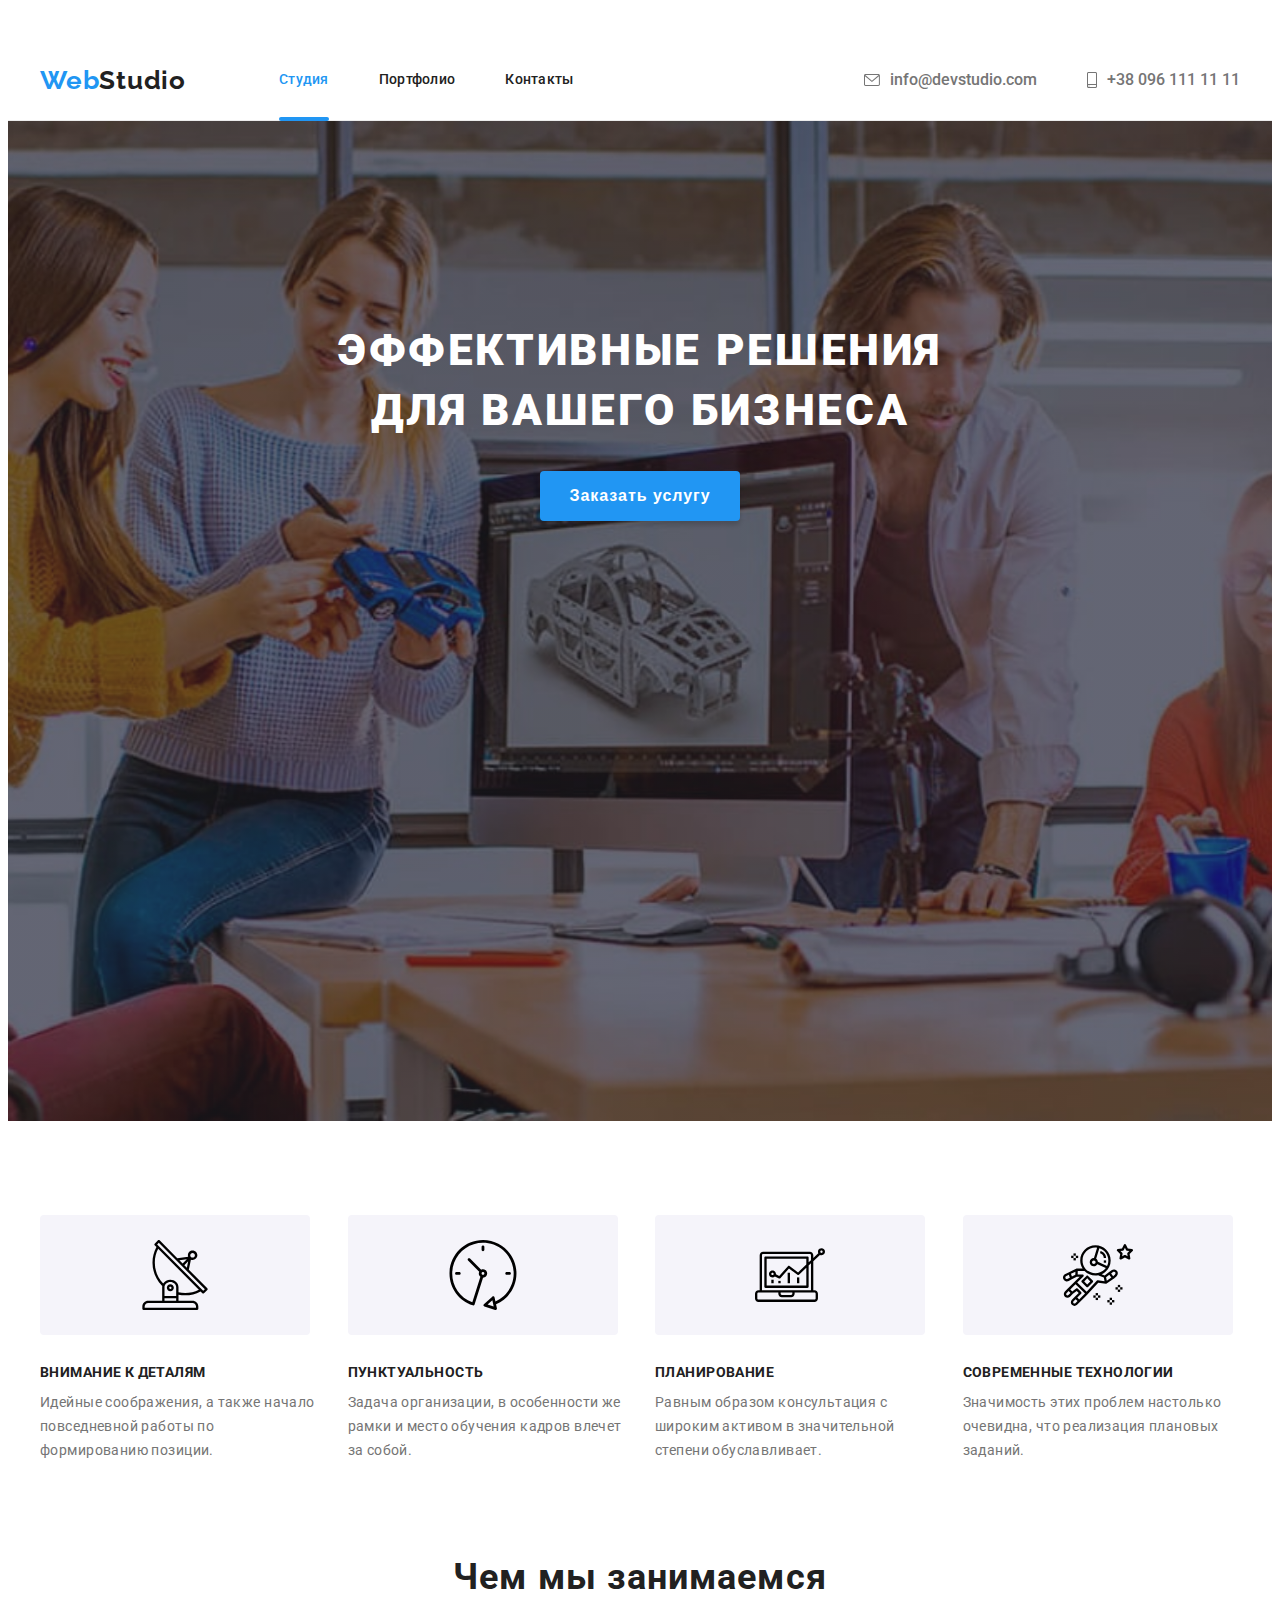
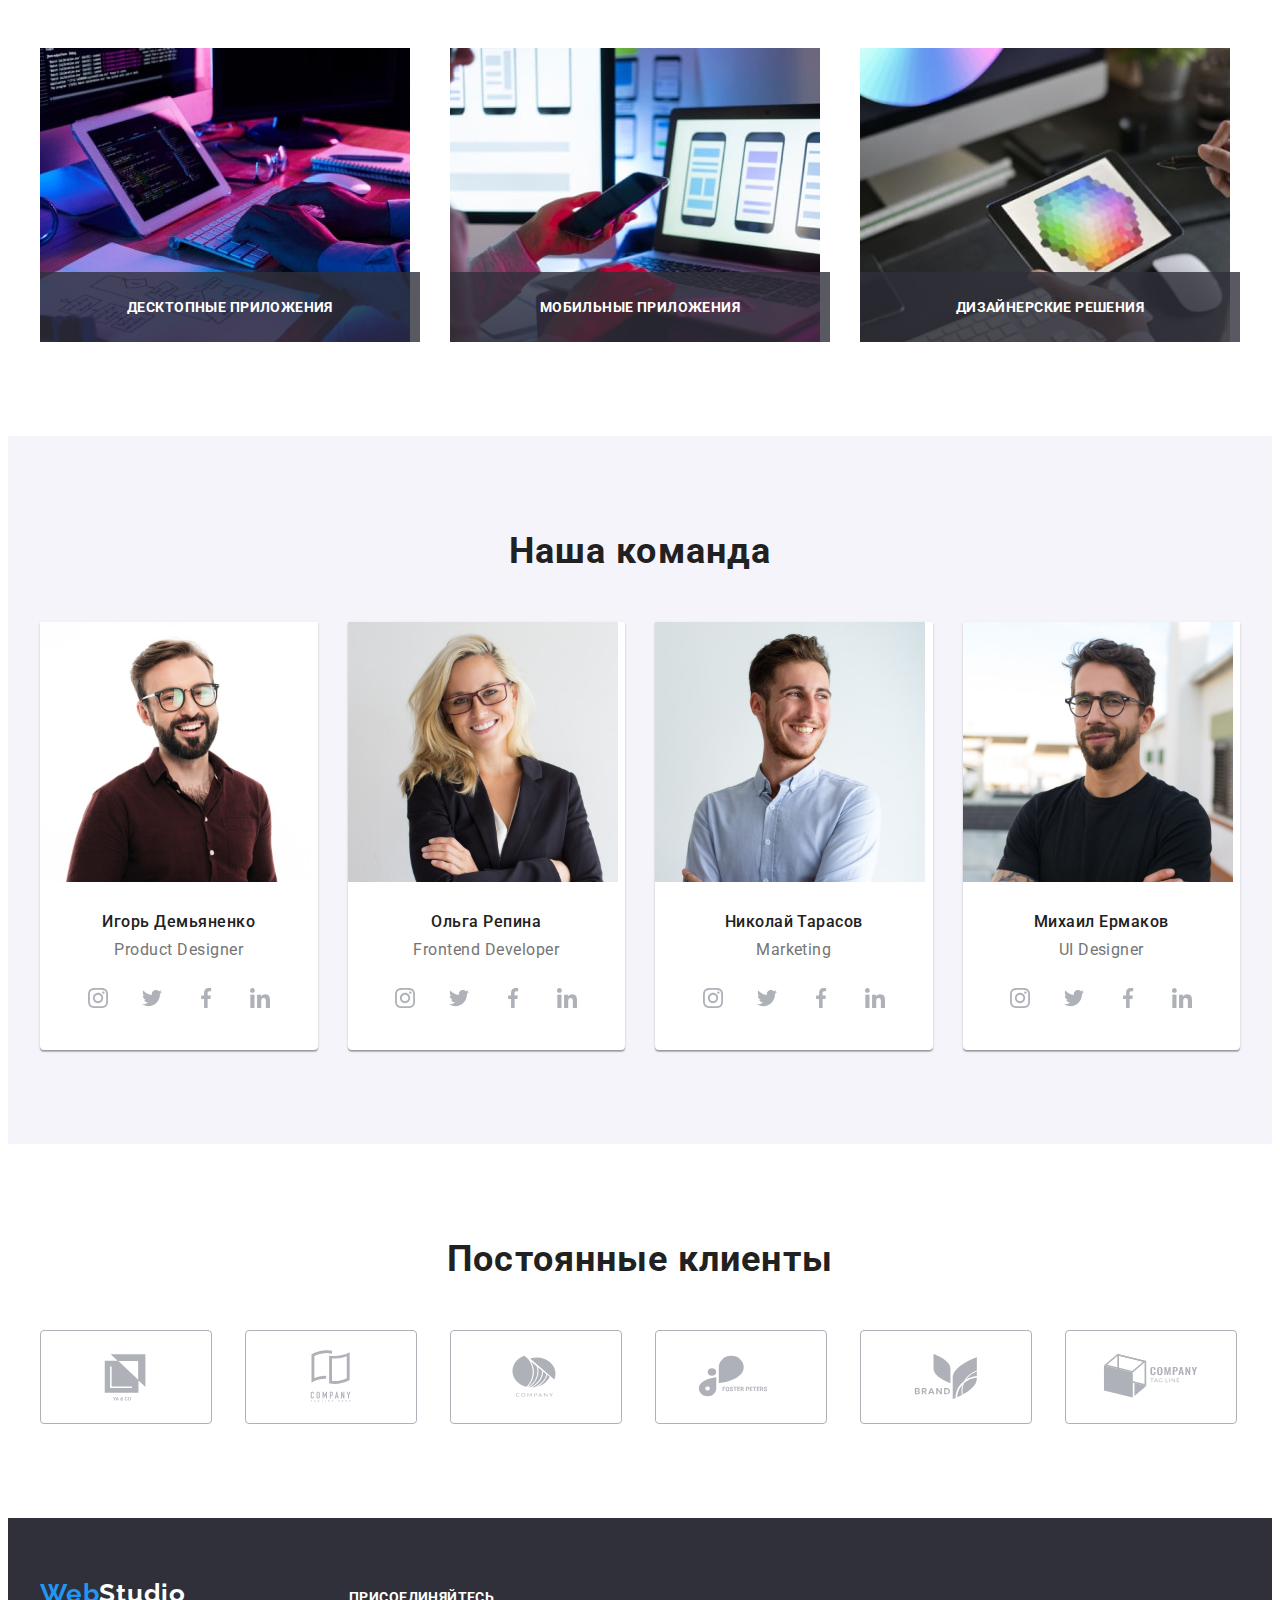
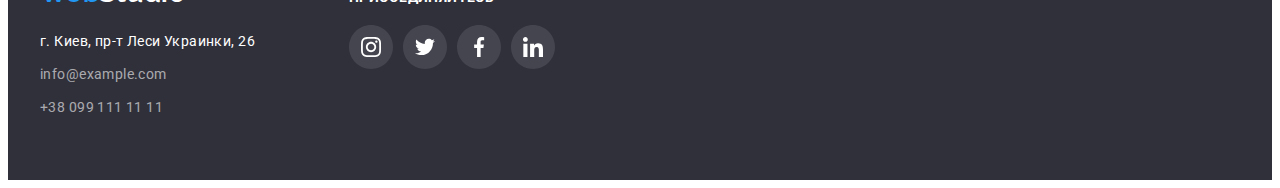
<file: index.html>
<!DOCTYPE html>
<html lang="en">
  <head>
    <meta charset="UTF-8" />
    <meta http-equiv="X-UA-Compatible" content="IE=edge" />
    <meta name="viewport" content="width=device-width, initial-scale=1.0" />
    <title>Главная</title>
    <link
      rel="stylesheet"
      href="https://cdnjs.cloudflare.com/ajax/libs/modern-normalize/1.1.0/modern-normalize.min.css"
      integrity="sha512-wpPYUAdjBVSE4KJnH1VR1HeZfpl1ub8YT/NKx4PuQ5NmX2tKuGu6U/JRp5y+Y8XG2tV+wKQpNHVUX03MfMFn9Q=="
      crossorigin="anonymous"
      referrerpolicy="no-referrer"
    />
    <link
      href="https://fonts.googleapis.com/css2?family=Raleway:wght@700&family=Roboto:wght@400;500;700;900&display=swap"
      rel="stylesheet"
    />
    <link rel="stylesheet" href="./css/styles.css" />
  </head>
  <body class="body">
    <header class="page-header">
      <div class="container page-header-container">
        <nav class="nav">
          <a href="" class="logo">Web<span class="logo-item">Studio</span></a>
          <ul class="nav_list">
            <li class="main_item"><a href="" class="current">Студия</a></li>
            <li class="main_item"><a href="./portfolio.html" class="link">Портфолио</a></li>
            <li class="main_item"><a href="" class="nav_link_contact">Контакты</a></li>
          </ul>
        </nav>
        <ul class="nav_link">
                    <li class="nav_main">
            <a class="nav_link_item" href="mailto:info@devstudio.com"> 
               <svg class="nav_mail_icon">
              <use href="./images/icons.svg.svg#icon-mail-1"></use>
            </svg>
            info@devstudio.com</a>
          </li>
                    <li class="nav_main">
            <a class="nav_link_item" href="tel:+380961111111">
                                      <svg class="nav_phone_icon">
              <use href="./images/icons.svg.svg#icon-smartphone-1"></use>
            </svg>
              +38 096 111 11 11</a>
          </li>
        </ul>
      </div>
    </header>

    <main>
      <!-- hero-->
      <section class="hero overlay">
        <div class="container">
          <h1 class="hero-title">Эффективные решения для вашего бизнеса</h1>
          <button type="button" class="button" data-modal-open>Заказать услугу</button>
        </div>
      </section>

      <!-- section -->
      <section class="section">
        <div class="container">
          <h2 class="visually-hidden">Качества</h2>

          <ul class="features">
            <li class="features_list">
              <div class="features-icon">
              <svg  width="70" height="70">
                <use href="./images/icons.svg.svg#icon-antenna"></use>
              </svg>
              </div>
              <h3 class="features_title">Внимание к деталям</h3>
              <p class="content">
                Идейные соображения, а также начало повседневной работы по формированию позиции.
              </p>
            </li>

            <li class="features_list">
              <div class="features-icon">             
              <svg  width="70" height="70" >
                <use href="./images/icons.svg.svg#icon-clock"></use>
              </svg>
             </div>
              <h3 class="features_title">Пунктуальность</h3>
              <p class="content">
                Задача организации, в особенности же рамки и место обучения кадров влечет за собой.
              </p>
            </li>

            <li class="features_list">
              <div class="features-icon">
              <svg  width="70" height="70">
                <use href="./images/icons.svg.svg#icon-diagram"></use>
              </svg>
            </div>
              <h3 class="features_title">Планирование</h3>
              <p class="content">
                Равным образом консультация с широким активом в значительной степени обуславливает.
              </p>
            </li>

            <li class="features_list">
              <div class="features-icon">
              <svg  width="70" height="70">
                <use href="./images/icons.svg.svg#icon-astronaut"></use>
              </svg>
              </div>
              <h3 class="features_title">Современные технологии</h3>
              <p class="content">
                Значимость этих проблем настолько очевидна, что реализация плановых заданий.
              </p>
            </li>
          </ul>
        </div>
      </section>
      <!-- gallery-->
      <section class="section gallery">
        <div class="container">
          <h2 class="gallery__list">Чем мы занимаемся</h2>
          <ul class="gallery_item">
            <li class="gallery_item_img">
              <img class="img" src="images/img_1-min.jpg" alt="Создание" width="370" height="294" />
             <div class="gallery_wrapper">
              <p>Десктопные приложения</p>
            </div>
            </li>

            <li class="gallery_item_img">
              <img
                class="img"
                src="images/img_2-min.jpg"
                alt="Мультиплатформа"
                width="370"
                height="294"
              />
                           <div class="gallery_wrapper">
              <p>Мобильные приложения</p>
            </div>

            </li>

            <li class="gallery_item_img">
              <img
                class="img"
                src="images/img_3-min.jpg"
                alt="Готовый_продукт"
                width="370"
                height="294"
              />
                           <div class="gallery_wrapper">
              <p>Дизайнерские решения</p>
            </div>

            </li>
          </ul>
        </div>
      </section>
      <!-- user-->
      <section class="section user">
        <div class="container">
          <h2 class="user_title">Наша команда</h2>
          <ul class="user_list">
            <li class="user_img">
              <img
                class="img"
                src="images/img_4-min.jpg"
                alt="images_img_4.jpg"
                width="270"
                height="260"
              />
              <div class="user_title_text">
                <h3 class="user_title_name">Игорь Демьяненко</h3>
                <p class="user_item">Product Designer</p>
                <ul class="user_icon">
                  <li class="user_icon_list">
                    <a class="user_icon_link"  href="">
                    <svg class="user_icon_insta" width="20" height="20" >
                      <use href="./images/icons.svg.svg#icon-instagram"></use>
                    </svg>
                    </a>
                    
                  </li>
                  <li class="user_icon_list">
                    <a class="user_icon_link" href="">
                    <svg class="user_icon_insta" width="20" height="20">
                      <use href="./images/icons.svg.svg#icon-twitter"></use>
                    </svg>
                    </a>
                  </li class="user_icon_list">
                  <li class="user_icon_list">
                    <a class="user_icon_link" href="">
                    <svg class="user_icon_insta" width="20" height="20">
                      <use href="./images/icons.svg.svg#icon-facebook"></use>
                    </svg>
                    </a>
                  </li>
                  <li class="user_icon_list">
                    <a class="user_icon_link" href="">
                    <svg class="user_icon_insta" width="20" height="20">
                      <use href="./images/icons.svg.svg#icon-linkedin"></use>
                    </svg>
                    </a>
                  </li>
                </ul>
              </div>
            </li>

            <li class="user_img">
              <img
                class="img"
                src="images/img_5-min.jpg"
                alt="images_img_5"
                width="270"
                height="260"
              />
              <div class="user_title_text">
                <h3 class="user_title_name">Ольга Репина</h3>
                <p class="user_item">Frontend Developer</p>
                <ul class="user_icon">
                  <li class="user_icon_list">
                    <a class="user_icon_link"  href="">
                    <svg class="user_icon_insta" width="20" height="20" >
                      <use href="./images/icons.svg.svg#icon-instagram"></use>
                    </svg>
                    </a>
                    
                  </li>
                  <li class="user_icon_list">
                    <a class="user_icon_link" href="">
                    <svg class="user_icon_insta" width="20" height="20">
                      <use href="./images/icons.svg.svg#icon-twitter"></use>
                    </svg>
                    </a>
                  </li class="user_icon_list">
                  <li class="user_icon_list">
                    <a class="user_icon_link" href="">
                    <svg class="user_icon_insta" width="20" height="20">
                      <use href="./images/icons.svg.svg#icon-facebook"></use>
                    </svg>
                    </a>
                  </li>
                  <li class="user_icon_list">
                    <a class="user_icon_link" href="">
                    <svg class="user_icon_insta" width="20" height="20">
                      <use href="./images/icons.svg.svg#icon-linkedin"></use>
                    </svg>
                    </a>
                  </li>
                </ul>

              </div>
            </li>

            <li class="user_img">
              <img
                class="img"
                src="images/img_6-min.jpg"
                alt="images_im_6.jpg"
                width="270"
                height="260"
              />
              <div class="user_title_text">
                <h3 class="user_title_name">Николай Тарасов</h3>
                <p class="user_item">Marketing</p>
                <ul class="user_icon">
                  <li class="user_icon_list">
                    <a class="user_icon_link"  href="">
                    <svg class="user_icon_insta" width="20" height="20" >
                      <use href="./images/icons.svg.svg#icon-instagram"></use>
                    </svg>
                    </a>
                    
                  </li>
                  <li class="user_icon_list">
                    <a class="user_icon_link" href="">
                    <svg class="user_icon_insta" width="20" height="20">
                      <use href="./images/icons.svg.svg#icon-twitter"></use>
                    </svg>
                    </a>
                  </li class="user_icon_list">
                  <li class="user_icon_list">
                    <a class="user_icon_link" href="">
                    <svg class="user_icon_insta" width="20" height="20">
                      <use href="./images/icons.svg.svg#icon-facebook"></use>
                    </svg>
                    </a>
                  </li>
                  <li class="user_icon_list">
                    <a class="user_icon_link" href="">
                    <svg class="user_icon_insta" width="20" height="20">
                      <use href="./images/icons.svg.svg#icon-linkedin"></use>
                    </svg>
                    </a>
                  </li>
                </ul>

              </div>
            </li>

            <li class="user_img">
              <img
                class="img"
                src="images/img_7-min.jpg"
                alt="images_img_8.jpg"
                width="270"
                height="260"
              />
              <div class="user_title_text">
                <h3 class="user_title_name">Михаил Ермаков</h3>
                <p class="user_item">UI Designer</p>
                <ul class="user_icon">
                  <li class="user_icon_list">
                    <a class="user_icon_link"  href="">
                    <svg class="user_icon_insta" width="20" height="20" >
                      <use href="./images/icons.svg.svg#icon-instagram"></use>
                    </svg>
                    </a>
                    
                  </li>
                  <li class="user_icon_list">
                    <a class="user_icon_link" href="">
                    <svg class="user_icon_insta" width="20" height="20">
                      <use href="./images/icons.svg.svg#icon-twitter"></use>
                    </svg>
                    </a>
                  </li class="user_icon_list">
                  <li class="user_icon_list">
                    <a class="user_icon_link" href="">
                    <svg class="user_icon_insta" width="20" height="20">
                      <use href="./images/icons.svg.svg#icon-facebook"></use>
                    </svg>
                    </a>
                  </li>
                  <li class="user_icon_list">
                    <a class="user_icon_link" href="">
                    <svg class="user_icon_insta" width="20" height="20">
                      <use href="./images/icons.svg.svg#icon-linkedin"></use>
                    </svg>
                    </a>
                  </li>
                </ul>

              </div>
            </li>
          </ul>
        </div>
      </section>
    </main>
      <!-- Clients-->
      <section class="section clients">
        <div class="container">
          <h2 class="user_title clients_title">Постоянные клиенты</h2>
                <ul class="user_icon">
                  <li class="user_icon_list_clients">
                    <a class="user_icon_link_clients" href="">
                    <svg class="user_icon_clients" width="106" height="60">
                      <use href="./images//icons.svg.svg#icon-Logo"></use>
                    </svg>
                    </a>
                  </li>
                    <li class="user_icon_list_clients">
                    <a class="user_icon_link_clients" href="">
                    <svg class="user_icon_clients" width="106" height="60">
                      <use href="./images//icons.svg.svg#icon-Logo-2"></use>
                    </svg>
                    </a>
                  </li>
                  <li class="user_icon_list_clients">
                    <a class="user_icon_link_clients" href="">
                    <svg class="user_icon_clients" width="106" height="60">
                      <use href="./images//icons.svg.svg#icon-Logo-3"></use>
                    </svg>
                    </a>
                  </li>
                  <li class="user_icon_list_clients">
                    <a class="user_icon_link_clients" href="">
                    <svg class="user_icon_clients" width="106" height="60">
                      <use href="./images//icons.svg.svg#icon-Logo-4"></use>
                    </svg>
                    </a>
                  </li>
                  <li class="user_icon_list_clients">
                    <a class="user_icon_link_clients" href="">
                    <svg class="user_icon_clients" width="106" height="60">
                      <use href="./images//icons.svg.svg#icon-Logo-5"></use>
                    </svg>
                    </a>
                  </li>
                  <li class="user_icon_list_clients">
                    <a class="user_icon_link_clients" href="">
                    <svg class="user_icon_clients" width="106" height="60">
                      <use href="./images//icons.svg.svg#icon-Logo-6"></use>
                    </svg>
                    </a>
                  </li>

                  </ul>
         </div>
      </section>

    <!--footer-->
    <footer class="footer">
      <div class="container footer_icon_r">
        <div>
        <a href="" class="logo">Web<span class="logo-footer">Studio</span></a>
        <address class="address">
          <ul class="address_nav_list">
            <li class="footer_list_nav">
              <a
                class="navi_link"
                href="https://goo.gl/maps/mkALe1oLYoHMcCds9"
                target="_blank"
                rel="noopener noreferrer"
                >г. Киев, пр-т Леси Украинки, 26</a
              ><br />
            </li>
            <li class="footer_list_nav">
              <a class="nav_item" href="mailto:info@example.com">info@example.com</a><br />
            </li>
            <li class="footer_list_nav">
              <a class="nav_item" href="tel:+380991111111">+38 099 111 11 11</a>
            </li>
          </ul>
        </address>
        </div>
                  <div class="footer_icon">
                    <h3 class="title_footer_link">присоединяйтесь</h3>
                    <ul class="user_icon_footer">
                      <li class="user_icon_list">
                        <a class="user_icon_link footer_svg" href="">
                          <svg class="user_icon_svg" width="44" height="44">
                            <use href="./images/icons.svg.svg#icon-footer-insta-1"></use>
                          </svg>
                        </a>
                      </li>
                      <li class="user_icon_list">
                        <a class="user_icon_link footer_svg" href="">
                          <svg class="user_icon_svg" width="44" height="44">
                            <use href="./images/icons.svg.svg#icon-tvit-footer-1"></use>
                          </svg>
                        </a>
                      </li">
                      <li class="user_icon_list">
                        <a class="user_icon_link footer_svg" href="">
                          <svg class="user_icon_svg facebook" width="44" height="44">
                            <use href="./images/icons.svg.svg#icon-f-footer-1"></use>
                          </svg>
                        </a>
                      </li>
                      <li class="user_icon_list">
                        <a class="user_icon_link footer_svg" href="">
                          <svg class="user_icon_svg" width="44" height="44">
                            <use href="./images/icons.svg.svg#icon-in-footer-1"></use>
                          </svg>
                        </a>
                      </li>
                    </ul>
                  </div>
        </div>
    </footer>
    <div class="backdrop is-hidden" data-modal>
      <div class="modal">
        <button type="button" class="modal-close-btn" data-modal-close>
<svg class="clouse-button-icon" width="18" height="18">
      <use href="./images/icons.svg.svg#icon-close-black-18dp-2-1"></use>
</svg>
        </button>
      </div>
    </div>
    <script src="./js/modal.js"></script>
  </body>
</html>
</file>
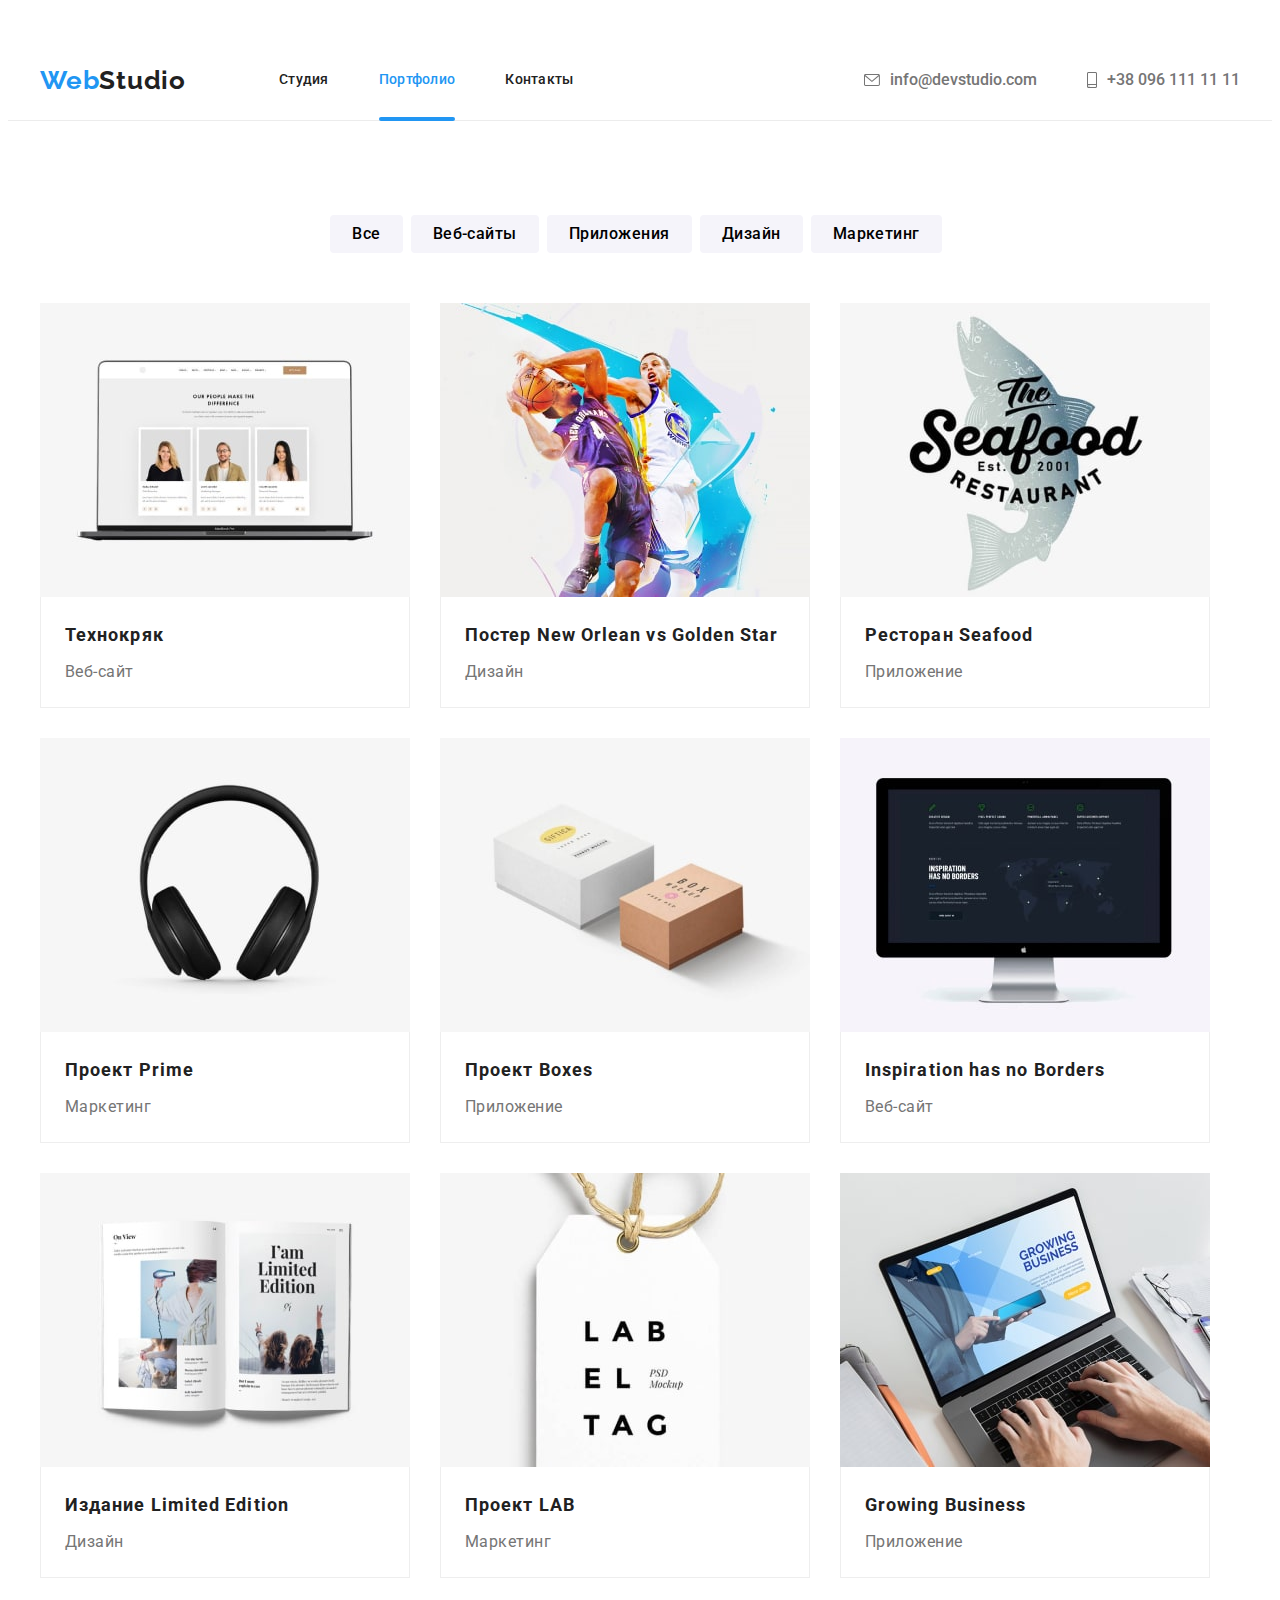
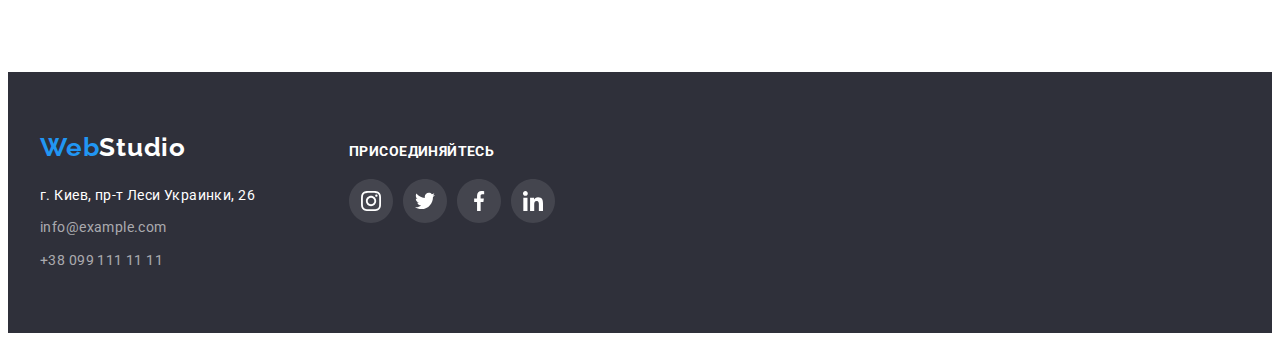
<file: portfolio.html>
<!DOCTYPE html>
<html lang="en">
  <head>
    <meta charset="UTF-8" />
    <meta http-equiv="X-UA-Compatible" content="IE=edge" />
    <meta name="viewport" content="width=device-width, initial-scale=1.0" />
    <title>Главная</title>
    <link
      rel="stylesheet"
      href="https://cdnjs.cloudflare.com/ajax/libs/modern-normalize/1.1.0/modern-normalize.min.css"
      integrity="sha512-wpPYUAdjBVSE4KJnH1VR1HeZfpl1ub8YT/NKx4PuQ5NmX2tKuGu6U/JRp5y+Y8XG2tV+wKQpNHVUX03MfMFn9Q=="
      crossorigin="anonymous"
      referrerpolicy="no-referrer"
    />
    <link
      href="https://fonts.googleapis.com/css2?family=Raleway:wght@700&family=Roboto:wght@400;500;700;900&display=swap"
      rel="stylesheet"
    />
    <link rel="stylesheet" href="./css/styles.css" />
  </head>
  <!-- Head-->
  <body class="body">
    <header class="page-header">
      <div class="container page-header-container">
        <nav class="nav">
          <a href="" class="logo">Web<span class="logo-item">Studio</span></a>
          <ul class="nav_list">
            <li class="main_item"><a href="./index.html" class="link">Студия</a></li>
            <li class="main_item"><a href="" class="current">Портфолио</a></li>
            <li class="main_item"><a href="" class="nav_link_contact">Контакты</a></li>
          </ul>
        </nav>
        <ul class="nav_link">
          <li class="nav_main">
            <a class="nav_link_item" href="mailto:info@devstudio.com"> 
               <svg class="nav_mail_icon">
              <use href="./images/icons.svg.svg#icon-mail-1"></use>
            </svg>
            info@devstudio.com</a>
          </li>
          <li class="nav_main">
            <a class="nav_link_item" href="tel:+380961111111">
                                      <svg class="nav_phone_icon">
              <use href="./images/icons.svg.svg#icon-smartphone-1"></use>
            </svg>
              +38 096 111 11 11</a>
          </li>
        </ul>
      </div>
    </header>
    <main>
      <!-- main -->
      <section class="section main">
        <div class="container">
          <h1 class="visually-hidden">main</h1>
          <ul class="button_portfolio">
            <li class="button_portfolio_content">
              <button class="button_text" type="button">Все</button>
            </li>
            <li class="button_portfolio_content">
              <button class="button_text" type="button">Веб-сайты</button>
            </li>
            <li class="button_portfolio_content">
              <button class="button_text" type="button">Приложения</button>
            </li>
            <li class="button_portfolio_content">
              <button class="button_text" type="button">Дизайн</button>
            </li>
            <li class="button_portfolio_content">
              <button class="button_text" type="button">Маркетинг</button>
            </li>
          </ul>
          <ul class="portfolio_main">
            <li class="portfolio_main_item">
              <a class="portfolio_main_item_link" href="">
                <div class="portfolio_list_wrapper">
              <img
                class="img"
                src="./images/project-1-min.jpg"
                alt="project-1"
                width="370"
                height="294"
              />
              <p class="portfolio_list_overlay">
                Ресурс предлагает комплексные предложения с разным уровнем функционала и сервисов. Все это позволит посетителю получить исчерпывающие сведения о компании или частном лице.
              </p>

                </div>
              <div class="portfolio_main_card">
                <h2 class="main_title">Технокряк</h2>
                <p class="main_text">Веб-сайт</p>
              </div>
              </a>
            </li>

            <li class="portfolio_main_item">
              <a class="portfolio_main_item_link" href="">
                <div class="portfolio_list_wrapper">

              <img
                class="img"
                src="./images/project-2-min.jpg"
                alt="project-2"
                width="370"
                height="294"
              />
                            <p class="portfolio_list_overlay">
                Ресурс предлагает комплексные предложения с разным уровнем функционала и сервисов. Все это позволит посетителю получить исчерпывающие сведения о компании или частном лице.
              </p>

                </div>

              <div class="portfolio_main_card">
                <h2 class="main_title">Постер New Orlean vs Golden Star</h2>
                <p class="main_text">Дизайн</p>
              </div>
              </a>
            </li>

            <li class="portfolio_main_item">
                            <a class="portfolio_main_item_link" href="">
                <div class="portfolio_list_wrapper">

              <img
                class="img"
                src="./images/project-3-min.jpg"
                alt="project-3"
                width="370"
                height="294"
              />
                            <p class="portfolio_list_overlay">
                Ресурс предлагает комплексные предложения с разным уровнем функционала и сервисов. Все это позволит посетителю получить исчерпывающие сведения о компании или частном лице.
              </p>

                </div>

              <div class="portfolio_main_card">
                <h2 class="main_title">Ресторан Seafood</h2>
                <p class="main_text">Приложение</p>
              </div>
              </a>
            </li>

            <li class="portfolio_main_item">
                            <a class="portfolio_main_item_link" href="">
                <div class="portfolio_list_wrapper">

              <img
                class="img"
                src="./images/project-4-min.jpg"
                alt="project-4"
                width="370"
                height="294"
              />
                            <p class="portfolio_list_overlay">
                Ресурс предлагает комплексные предложения с разным уровнем функционала и сервисов. Все это позволит посетителю получить исчерпывающие сведения о компании или частном лице.
              </p>

                </div>

              <div class="portfolio_main_card">
                <h2 class="main_title">Проект Prime</h2>
                <p class="main_text">Маркетинг</p>
              </div>
              </a>
            </li>

            <li class="portfolio_main_item">
                            <a class="portfolio_main_item_link" href="">
                <div class="portfolio_list_wrapper">

              <img
                class="img"
                src="./images/project-5-min.jpg"
                alt="project-5"
                width="370"
                height="294"
              />
                            <p class="portfolio_list_overlay">
                Ресурс предлагает комплексные предложения с разным уровнем функционала и сервисов. Все это позволит посетителю получить исчерпывающие сведения о компании или частном лице.
              </p>

                </div>

              <div class="portfolio_main_card">
                <h2 class="main_title">Проект Boxes</h2>
                <p class="main_text">Приложение</p>
              </div>
              </a>
            </li>

            <li class="portfolio_main_item">
                            <a class="portfolio_main_item_link" href="">
                <div class="portfolio_list_wrapper">

              <img
                class="img"
                src="./images/project-6-min.jpg"
                alt="project-6"
                width="370"
                height="294"
              />
                            <p class="portfolio_list_overlay">
                Ресурс предлагает комплексные предложения с разным уровнем функционала и сервисов. Все это позволит посетителю получить исчерпывающие сведения о компании или частном лице.
              </p>

                </div>

              <div class="portfolio_main_card">
                <h2 class="main_title">Inspiration has no Borders</h2>
                <p class="main_text">Веб-сайт</p>
              </div>
              </a>
            </li>

            <li class="portfolio_main_item">
                            <a class="portfolio_main_item_link" href="">
                <div class="portfolio_list_wrapper">

              <img
                class="img"
                src="./images/project-7-min.jpg"
                alt="project-7"
                width="370"
                height="294"
              />
                            <p class="portfolio_list_overlay">
                Ресурс предлагает комплексные предложения с разным уровнем функционала и сервисов. Все это позволит посетителю получить исчерпывающие сведения о компании или частном лице.
              </p>

                </div>

              <div class="portfolio_main_card">
                <h2 class="main_title">Издание Limited Edition</h2>
                <p class="main_text">Дизайн</p>
              </div>
              </a>
            </li>

            <li class="portfolio_main_item">
                            <a class="portfolio_main_item_link" href="">
                <div class="portfolio_list_wrapper">

              <img
                class="img"
                src="./images/project-8-min.jpg"
                alt="project-8"
                width="370"
                height="294"
              />
                            <p class="portfolio_list_overlay">
                Ресурс предлагает комплексные предложения с разным уровнем функционала и сервисов. Все это позволит посетителю получить исчерпывающие сведения о компании или частном лице.
              </p>

                </div>

              <div class="portfolio_main_card">
                <h2 class="main_title">Проект LAB</h2>
                <p class="main_text">Маркетинг</p>
              </div>
              </a>
            </li>

            <li class="portfolio_main_item">
                            <a class="portfolio_main_item_link" href="">
                <div class="portfolio_list_wrapper">

              <img
                class="img"
                src="./images/project-9-min.jpg"
                alt="project-9"
                width="370"
                height="294"
              />
                            <p class="portfolio_list_overlay">
                Ресурс предлагает комплексные предложения с разным уровнем функционала и сервисов. Все это позволит посетителю получить исчерпывающие сведения о компании или частном лице.
              </p>

                </div>

              <div class="portfolio_main_card">
                <h2 class="main_title">Growing Business</h2>
                <p class="main_text">Приложение</p>
              </div>
              </a>
            </li>
          </ul>
        </div>
      </section>
    </main>
    <!--footer-->
  </body>
    <footer class="footer">
      <div class="container footer_icon_r">
        <div>
        <a href="" class="logo">Web<span class="logo-footer">Studio</span></a>
        <address class="address">
          <ul class="address_nav_list">
            <li class="footer_list_nav">
              <a
                class="navi_link"
                href="https://goo.gl/maps/mkALe1oLYoHMcCds9"
                target="_blank"
                rel="noopener noreferrer"
                >г. Киев, пр-т Леси Украинки, 26</a
              ><br />
            </li>
            <li class="footer_list_nav">
              <a class="nav_item" href="mailto:info@example.com">info@example.com</a><br />
            </li>
            <li class="footer_list_nav">
              <a class="nav_item" href="tel:+380991111111">+38 099 111 11 11</a>
            </li>
          </ul>
        </address>
        </div>
                  <div class="footer_icon">
                    <h3 class="title_footer_link">присоединяйтесь</h3>
                    <ul class="user_icon_footer">
                      <li class="user_icon_list">
                        <a class="user_icon_link footer_svg" href="">
                          <svg class="user_icon_svg" width="44" height="44">
                            <use href="./images/icons.svg.svg#icon-footer-insta-1"></use>
                          </svg>
                        </a>
                      </li>
                      <li class="user_icon_list">
                        <a class="user_icon_link footer_svg" href="">
                          <svg class="user_icon_svg" width="44" height="44">
                            <use href="./images/icons.svg.svg#icon-tvit-footer-1"></use>
                          </svg>
                        </a>
                      </li">
                      <li class="user_icon_list">
                        <a class="user_icon_link footer_svg" href="">
                          <svg class="user_icon_svg facebook" width="44" height="44">
                            <use href="./images/icons.svg.svg#icon-f-footer-1"></use>
                          </svg>
                        </a>
                      </li>
                      <li class="user_icon_list">
                        <a class="user_icon_link footer_svg" href="">
                          <svg class="user_icon_svg" width="44" height="44">
                            <use href="./images/icons.svg.svg#icon-in-footer-1"></use>
                          </svg>
                        </a>
                      </li>
                    </ul>
                  </div>
        </div>
    </footer>

</html>
</file>
<file: css/styles.css>
:root {
  --primery-text-color: #212121;
  --title-text-color: #212121;
  --text-color: #757575;
  --accent-color: #2196f3;
  --primary-bg-color: #ffffff;
  --border-img: #eeeeee;
  --portfolio-color-button: #f5f4fa;
  --hero-bgr: #2f303a;
  --rgba-footer: rgba(255, 255, 255, 0.6);
  --page-header: #ececec;
  --border: #afb1b8;
  --fill-footer: rgba(255, 255, 255, 0.1);
  --clients-icon-bg:#AFB1B8; 
  --wrapper_img: rgba(33, 150, 243, 0.9);
  --wrapped_gal: rgba(47, 48, 58, 0.8);
}
/* *{outline: 1px solid red;} */
.body {
  background-color: var(--primary-bg-color);
  font-family: 'Roboto', sans-serif;
  color: var(--primery-text-color);
}
a {
  text-decoration: none;
}
ul,
ol {
  list-style: none;
  margin-top: 0;
  margin-bottom: 0;
  padding-left: 0;
}

h1,
h2,
h3,
h4,
p {
  margin-top: 0;
  margin-bottom: 0;
}

.container {
  width: 1200px;
  margin-left: auto;
  margin-right: auto;
  padding-left: 15px;
  padding-right: 15px;
}
.page-header-container {
  display: flex;
  align-items: center;
  justify-content: space-between;
  
}

.page-header {
  padding-top: 32px;
  border-bottom: 1px solid var(--page-header);
}
.nav_list {
  display: flex;
  align-items: center;
}
.nav_link {
  display: flex;
  align-items: center;
}

/* logo */
.logo,
.logo-item,
.logo-footer {
  font-style: normal;
  text-decoration: none;
  font-family: 'Raleway';
  font-weight: 700;
  font-size: 26px;
  line-height: 1.19;
  letter-spacing: 0.03em;
}

.logo {
  color: var(--accent-color);
  margin-right: 93px;
}

.logo-item {
  color: var(--title-text-color);
}
.main_item:not(:last-child) {
  margin-right: 50px;

}

/* nav */
.nav {
  display: flex;
  text-decoration: none;
  align-items: center;
  font-weight: 500;
  font-size: 14px;
  line-height: 1.14;
  letter-spacing: 0.02em;
  color: var(--primery-text-color);
}
.current {
  display: block;
  padding-top: 32px;
  padding-bottom: 32px;
    position: relative;
  text-decoration: none;
  color: var(--accent-color);
    transition: color 250ms cubic-bezier(0.4, 0, 0.2, 1);
  }
.current:hover,
.current:focus {
  color: var(--accent-color);
}
.current::after{
  padding: 0;
  content: "";
  display: block;
  position: absolute;
  bottom: -1px;
  left: 0;
  width: 100%;
  height: 4px;
    border-radius: 2px;
  background-color: var(--accent-color);
}

/* address */
.nav_link {
  font-weight: 500;
}

.nav_link_item{
  display: flex;
  align-items: center;
  color: var(--text-color);
  margin-left: auto;
      transition: color 250ms cubic-bezier(0.4, 0, 0.2, 1);
}
.nav_link_item:hover,
.nav_link_item:focus {
  color: var(--accent-color);
}
.nav_link_item:hover .nav_mail_icon,
.nav_link_item:focus .nav_mail_icon{
  fill: var(--accent-color);
}
.nav_link_item:hover .nav_phone_icon,
.nav_link_item:focus .nav_phone_icon{
  fill: var(--accent-color);
}

.nav_main:not(:last-child) {
  margin-right: 50px;
}
.nav_list {
  font-style: normal;
  text-decoration: none;
  color: var(--title-text-color);
}
.link,
.nav_link_contact {
  color: var(--title-text-color);
      transition: color 250ms cubic-bezier(0.4, 0, 0.2, 1);
}
.link:hover,
.link:focus {
  color: var(--accent-color);
}
.nav_link_contact:hover,
.nav_link_contact:focus {
  color: var(--accent-color);
}

/* icon-mail */

.nav_mail_icon{
  display: inline-block;
  align-items: center;
  content: '';
  width: 16px;
  height: 12px;
  margin-right: 10px;
  background-size: contain;
  background-repeat: no-repeat;
  background-position: center;
  fill: var(--text-color);
      transition: fill 250ms cubic-bezier(0.4, 0, 0.2, 1);
}

/* icon_phone */
.nav_phone_icon {
  display: inline-block;
  content: '';
  width: 10px;
  height: 16px;
  margin-right: 10px;
  background-size: contain;
  background-repeat: no-repeat;
  background-position: center;
    fill: var(--text-color);
      transition: fill 250ms cubic-bezier(0.4, 0, 0.2, 1);}

/* hero */
.hero {
  text-align: center;
  padding-top: 200px;
  padding-bottom: 200px;
}
.overlay {
  max-width: 1600px;
  height: 600px;
  margin-left: auto;
  margin-right: auto;
  background-color: var(--hero-bgr);
  background-image: linear-gradient(rgba(47, 48, 58, 0.4),rgba(47, 48, 58, 0.4)), url(../images/Img\ header-min.jpg);
  background-size: cover;
  background-repeat: no-repeat;
  background-position: center;
}

.hero-title {
  width: 696px;
  margin-right: auto;
  margin-left: auto;
  margin-bottom: 30px;

  font-weight: 900;
  font-size: 44px;
  line-height: 1.36;
  text-align: center;
  letter-spacing: 0.06em;
  text-transform: uppercase;
  color: var(--primary-bg-color);
}

.features_title {
  margin-bottom: 10px;

  font-weight: 700;
  font-size: 14px;
  line-height: 1.14;
  letter-spacing: 0.03em;
  text-transform: uppercase;
  color: var(--title-text-color);
}
.features-icon {
  display: flex;
  justify-content: center;
  align-items: center;
  content: '';
  width: 270px;
  height: 120px;
  border-radius: 4px;
  margin-bottom: 30px;
  background-size: contain;
  background-repeat: no-repeat;
  background-position: center;
  background: var(--portfolio-color-button);
}
/* button */
.button {
  width: 200px;
  height: 50px;
  border: none;
  font-weight: 700;
  font-size: 16px;
  line-height: 1.87;
  letter-spacing: 0.06em;
  box-shadow: 0px 4px 4px rgba(0, 0, 0, 0.15);
  border-radius: 4px;
  background-color: var(--accent-color);
  color: var(--primary-bg-color);
  cursor: pointer;
}

/* section */
.section {
  padding-top: 94px;
  padding-bottom: 94px;
}
.visually-hidden {
  position: absolute;
  width: 1px;
  height: 1px;
  margin: -1px;
  border: 0;
  padding: 0;
  white-space: nowrap;
  clip-path: inset(100%);
  clip: rect(0 0 0 0);
  overflow: hidden;
}
.features {
  display: flex;
}
.features_list:not(:last-child) {
  margin-right: 30px;
}
.features_list {
  flex-basis: calc((100% - 90px) / 4);
}
/* gallery */
.gallery{
  padding-top: 0px;
}
.gallery_item {
  display: flex;
  margin-top: 50px;
}
.gallery_item_img:not(:last-child) {
  margin-right: 30px;
}
.gallery_item_img {
  position: relative;
  flex-basis: calc((100% - 60px) / 3);
  display: block;
  max-width: 100%;
  height: auto;
}
.gallery_wrapper{
  display: flex;
  align-items: center;
  justify-content:center ;
  position: absolute;
  /* text-decoration: none; */
  width: 100%;
  height: 70px;
  bottom: 0;
  right: 0;
  /* font-family: 'Roboto'; */
  /* font-style: normal; */
  font-weight: 700;
  font-size: 14px;
  line-height: 16px;
  /* text-align: center; */
  letter-spacing: 0.03em;
  text-transform: uppercase;
  /* padding-top: 27px;
  padding-bottom: 27px; */
  color: var(--primary-bg-color);
  background-color: var(--wrapped_gal);
}
.gallery__list {
  text-align: center;
  font-weight: 700;
  font-size: 36px;
  line-height: 1.16;
  color: var(--title-text-color);
  letter-spacing: 0.03em;

}
.user_title {
  font-weight: 700;
  font-size: 36px;
  line-height: 1.16;
  color: var(--title-text-color);
  letter-spacing: 0.03em;
}
.content {
  font-weight: 400;
  font-size: 14px;
  line-height: 1.71;
  letter-spacing: 0.03em;
  color: var(--text-color);
}

/* user */
.user {
  background-color: var(--portfolio-color-button);
}
.user_list {
  display: flex;
  margin-top: 50px;
}
.user_img {
  box-shadow: 0px 1px 3px rgba(0, 0, 0, 0.12), 0px 1px 1px rgba(0, 0, 0, 0.14),
    0px 2px 1px rgba(0, 0, 0, 0.2);
  border-radius: 0px 0px 4px 4px;
  flex-basis: calc((100% - 90px) / 4);
  background-color: var(--primary-bg-color);
}
.user_img:not(:last-child) {
  margin-right: 30px;
}
.user_title {
  font-family: 'Roboto';
  font-style: normal;
  font-weight: 700;
  font-size: 36px;
  line-height: 42px;
  text-align: center;
  letter-spacing: 0.03em;
  color: var(--primery-text-color);
}
.user_title_text {
  padding-top: 30px;
  padding-bottom: 30px;
}
.user_title_name {
  font-family: 'Roboto';
  font-style: normal;
  font-weight: 500;
  font-size: 16px;
  line-height: 19px;
  text-align: center;
  letter-spacing: 0.03em;
  color: var(--primery-text-color);
}
.user_item {
  margin-top: 10px;
  margin-bottom: 16px;
  font-weight: 400;
  font-size: 16px;
  line-height: 1.18;
  text-align: center;
  letter-spacing: 0.03em;
  color: var(--text-color);
}

.img {
  display: block;
  max-width: 100%;
  height: auto;
}
/* icon_user */
.user_icon {
  display: flex;
  justify-content: center;
}
.user_icon_list:not(:last-child) {
  margin-right: 10px;
}
.user_icon_link {
  display: flex;
  box-shadow: none;
  width: 44px;
  height: 44px;
  align-items: center;
  justify-content: center;
  border-radius: 50%;
      transition: background-color 250ms cubic-bezier(0.4, 0, 0.2, 1);
}
.user_icon_link:hover,
.user_icon_link:focus{
  background-color: var(--accent-color);
}
.user_icon_link:hover .user_icon_insta,
.user_icon_link:focus .user_icon_insta {
  fill: var(--primary-bg-color);}
.user_icon_insta {
  fill: var(--clients-icon-bg);
      transition: fill 250ms cubic-bezier(0.4, 0, 0.2, 1);
}
.user_icon_insta:hover,
.user_icon_insta:focus{
  fill: var(--accent-color);
}

/* clients */
.user_icon_list_clients {
  flex-basis: calc((100% - 150px) / 6);
}
.user_icon_list_clients:not(:last-child) {
  margin-right: 30px;
}
.user_icon_link_clients {
  display: flex;
  width: 170px;
  height: 92px;
  align-items: center;
  justify-content: center;
  border: 1px solid var(--border);
  border-radius: 4px;
      transition: border 250ms cubic-bezier(0.4, 0, 0.2, 1), border-radius 250ms cubic-bezier(0.4, 0, 0.2, 1);
}

.user_icon_link_clients:hover,
.user_icon_link_clients:focus {
  border: 1px solid var(--accent-color);
  border-radius: 4px;
}
.clients_title {
  margin-bottom: 50px;
}
.user_icon_clients{
  fill: var(--clients-icon-bg);
      transition: fill 250ms cubic-bezier(0.4, 0, 0.2, 1);
}
.user_icon_link_clients:hover .user_icon_clients,
.user_icon_link_clients:focus .user_icon_clients{
fill: var(--accent-color);
border-radius: 4px;
}

/* footer */
.footer {
  padding-top: 60px;
  padding-bottom: 60px;
  background-color: var(--hero-bgr);
}
.address_nav_list {
  font-style: normal;
  text-decoration: none;
  color: var(--text-color);
}
.address {
  margin-top: 20px;
}
.footer_list_nav:not(:last-child) {
  margin-bottom: 9px;
}
.footer_icon_r {
  display: flex;
  align-items: baseline;
}

.navi_link,
.footer {
  font-style: normal;
  text-decoration: none;
  font-size: 14px;
  line-height: 1.71;
  letter-spacing: 0.03em;
  color: var(--primary-bg-color);
  transition: color 250ms cubic-bezier(0.4, 0, 0.2, 1);
}

.navi_link:hover,
.navi_link:focus {
  color: var(--accent-color);
}

.logo-footer {
  font-style: normal;
  text-decoration: none;
  color: var(--primary-bg-color);
}
.nav_item {
  color: var(--rgba-footer);
      transition: color 250ms cubic-bezier(0.4, 0, 0.2, 1);
}
.nav_item:hover,
.nav_item:focus {
  color: var(--accent-color);
}

.user_icon_footer {
  display: flex;
}
.title_footer_link {
  margin-bottom: 20px;
font-family: 'Roboto';
  font-style: normal;
  font-weight: 700;
  font-size: 14px;
  line-height: 16px;
  letter-spacing: 0.03em;
  text-transform: uppercase;
  color: var(--primary-bg-color);
}

.footer_icon {
  margin-left: 70px;
}
/* fon icon footer */
.footer_svg {
  fill: var(--fill-footer);
}
.user_icon_svg{
      transition: fill 250ms cubic-bezier(0.4, 0, 0.2, 1);
}
.footer_svg:hover .user_icon_svg,
.footer_svg:focus .user_icon_svg{
  fill: var(--accent-color);
}


/* -------next-----page----------portfolio------------- */

/* main */
.button_portfolio {
  display: flex;
  flex-direction: row;
  justify-content: center;
  color: var(--primery-text-color);
  background-color: var(--primary-bg-color);
}
.button_portfolio:last-child {
  margin-right: 0;
}
.button_portfolio_content {
  margin-right: 8px;
}
.button_portfolio_content:not(:last-child) {
  margin-right: 8px;
}

.button_text {
  padding-left: 22px;
  padding-top: 6px;
  padding-bottom: 6px;
  padding-right: 22px;
  cursor: pointer;
  background: var(--portfolio-color-button);
  border-radius: 4px;
  font-family: inherit;
  font-weight: 500;
  font-size: 16px;
  line-height: 1.62;
  text-align: center;
  letter-spacing: 0.03em;
  border: #f5f4fa;
      transition: color 250ms cubic-bezier(0.4, 0, 0.2, 1),background-color 250ms cubic-bezier(0.4, 0, 0.2, 1),box-shadow 250ms cubic-bezier(0.4, 0, 0.2, 1);
}

.button_text:active,
.button_text:hover,
.button_text:focus {
  color: var(--primary-bg-color);
  background-color: var(--accent-color);
  box-shadow: 0px 3px 1px rgba(0, 0, 0, 0.1), 0px 1px 2px rgba(0, 0, 0, 0.08),
    0px 2px 2px rgba(0, 0, 0, 0.12);
}
/* portfolio-main */
.portfolio_main {
  display: flex;
  flex-wrap: wrap;
  flex-basis: calc((100% - 90px) / 3);
  margin-top: 50px;
  margin-right: -30px;
  margin-bottom: -30px;
}
.portfolio_main_item{
  background: var(--primary-bg-color);
  margin-bottom: 30px;
  margin-right: 30px;
  background-color: var(--primary-bg-color);
}
.portfolio_main_item_link{
  display: block;
      transition: box-shadow 250ms cubic-bezier(0.4, 0, 0.2, 1);
}
 .portfolio_main_item_link:hover,
 .portfolio_main_item_link:focus{
  box-shadow: 0px 1px 1px rgba(0, 0, 0, 0.12), 0px 4px 4px rgba(0, 0, 0, 0.06),
    1px 4px 6px rgba(0, 0, 0, 0.16);
}

.portfolio_main_card {
  padding-top: 20px;
  padding-bottom: 20px;
  padding-left: 24px;
  padding-right: 24px;
  border: 1px solid var(--border-img);
  border-top: none;
}
/* portfolio_main_item */
.main_title {
  margin-bottom: 4px;

  font-weight: 700;
  font-size: 18px;
  line-height: 2;
  /* identical to box height, or 200% */
  letter-spacing: 0.06em;
  color: var(--primery-text-color);
}
.main_text {
  font-size: 16px;
  line-height: 1.87;
  /* identical to box height, or 188% */
  letter-spacing: 0.03em;
  color: var(--text-color);
}

/* overlay */
.portfolio_list_wrapper{
  position: relative;
  overflow: hidden;
}
.portfolio_list_overlay{
  position: absolute;
  top: 0;
  left: 0;
  width: 100%;
  height: 100%;
  padding: 63px 24px;
  font-family: 'Roboto';
    font-style: normal;
    font-weight: 400;
    font-size: 18px;
    line-height: 28px;
    /* or 156% */
    letter-spacing: 0.03em;
    color: var(--primary-bg-color);
    background-color: var(--wrapper_img);
    overflow: hidden;
    overflow: auto;
      transition: transform 250ms cubic-bezier(0.4, 0, 0.2, 1);
    transform: translateY(100%);
}
.portfolio_main_item_link:hover .portfolio_list_overlay,
.portfolio_main_item_link:focus .portfolio_list_overlay{
      transform: translateY(0%);
}


/* _____________backdrop______ */
.backdrop{
position: fixed;
top: 0;
left: 0;
width: 100%;
height: 100%;
background-color: rgba(0, 0, 0, 0.2);
transition: 600ms cubic-bezier(0.4, 0, 0.2, 1), visibility 600ms cubic-bezier(0.4, 0, 0.2, 1);
}
.backdrop.is-hidden{
  opacity: 0;
  visibility: hidden;
  pointer-events: none;
}
.modal{
  position: absolute;
  top: 50%;
  left: 50%;
  transform:translate(-50%, -50%);
  width: 528px;
  height: 581px;
  background: var(--primary-bg-color);
}
.modal-close-btn{
  position: absolute;
  top: 8px;
  right: 8px;
  display: flex;
  align-items: center;
  justify-content: center;
  width: 30px;
    height: 30px;
    border-radius: 50%;
  border: 1px solid rgba(0, 0, 0, 0.1);
background-color: transparent;
padding: 0;
cursor: pointer;
}
</file>
